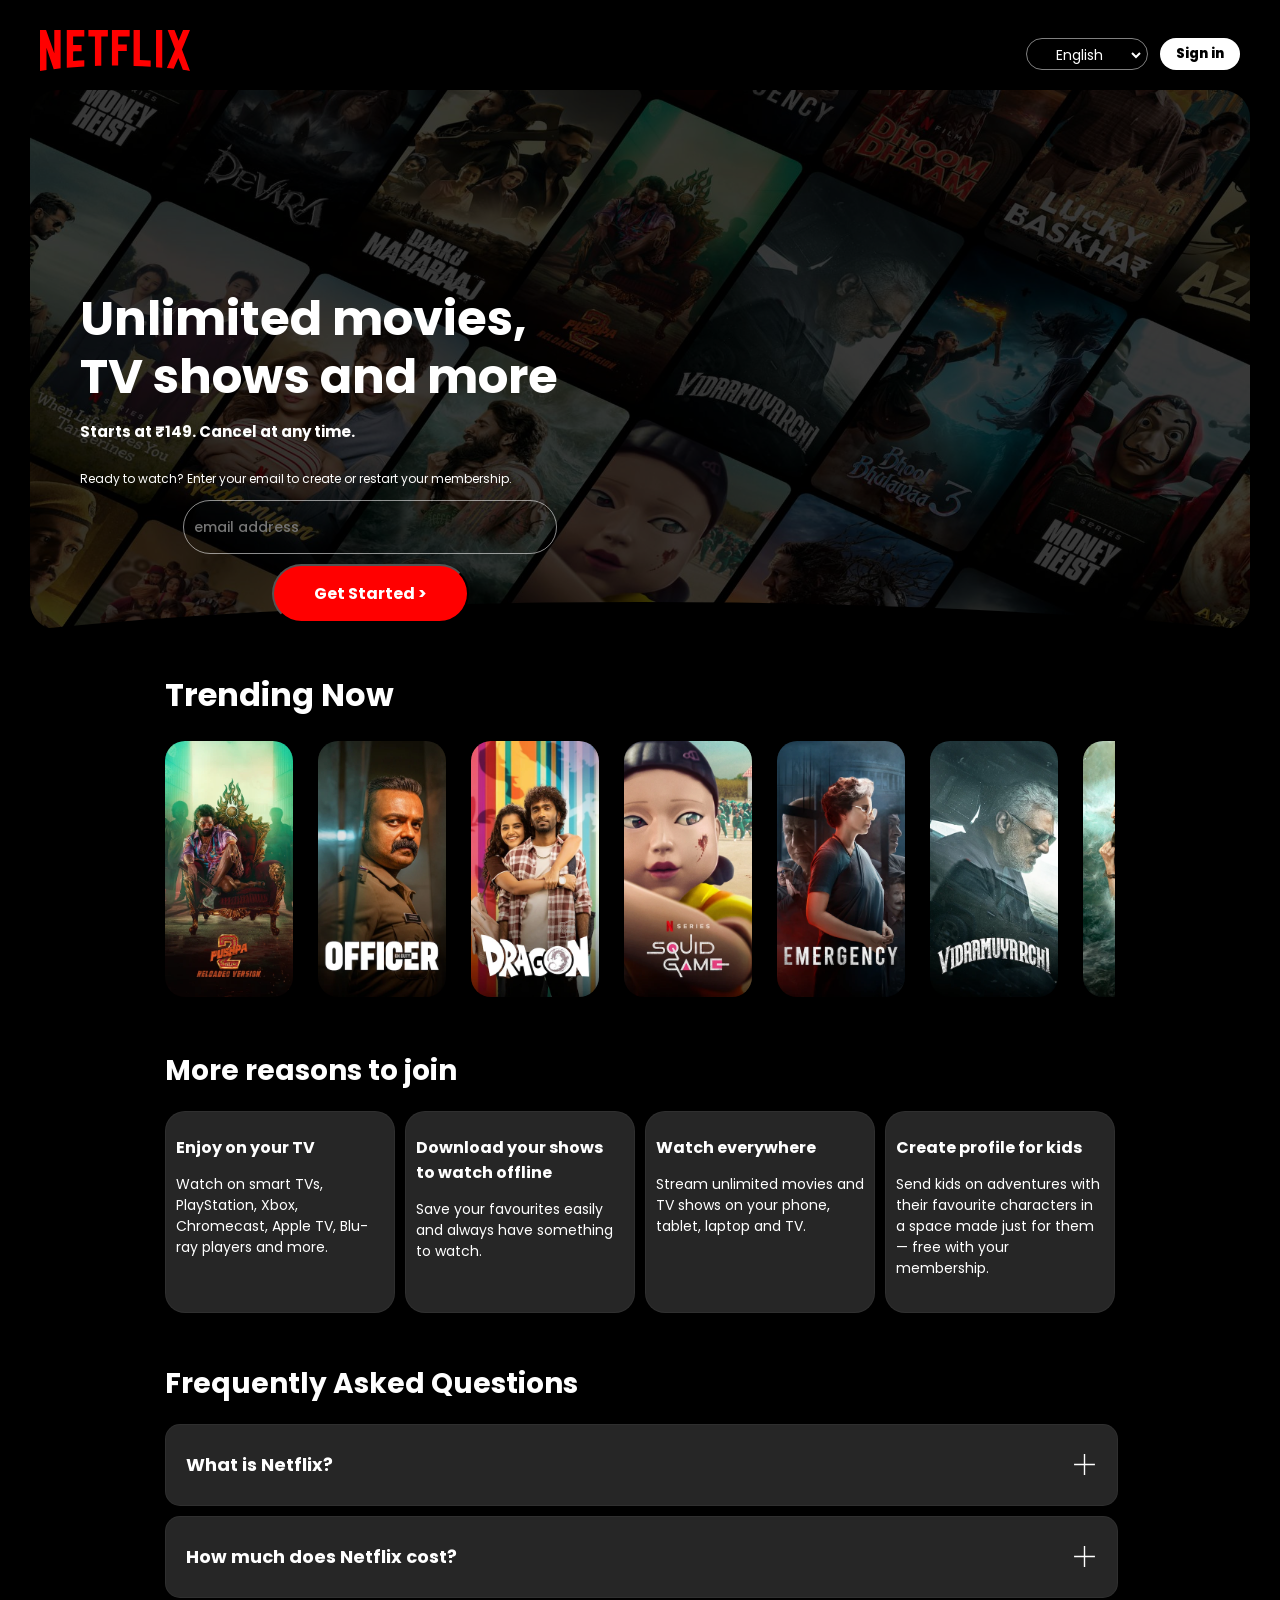
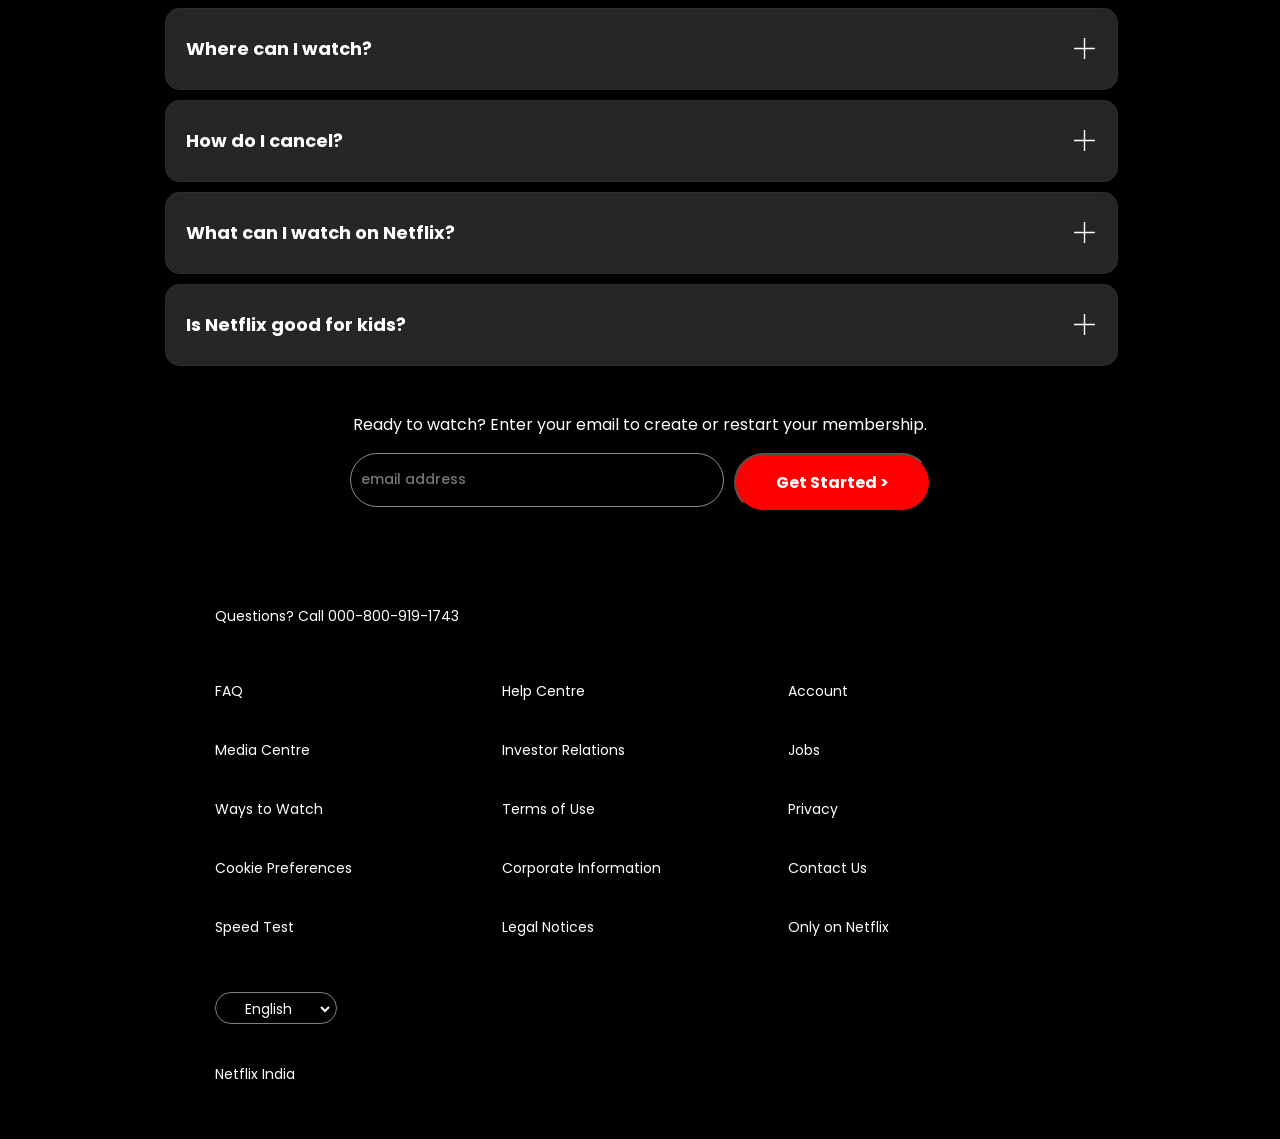
<file: index.html>
<!DOCTYPE html>
<html lang="en">
<head>
    <meta charset="UTF-8">
    <meta name="viewport" content="width=device-width, initial-scale=1.0">
    <title>Netflix India - Watch TV Shows Online, Watch Movies Online</title>
    <link rel="stylesheet" href="style.css">
</head>
<body>
    <div class="main-1">
        <nav>
            <div class="hero">
                <img class="netflix-logo" src="assets/Netflixlogo.svg" alt="">
                <img class="n-logo" src="assets/Nlogo.svg" alt="">
                
            </div>
            <div class="nav-btns">
                <div class="lang-button">
                    <select name="lang-en" id="">
                        <option value="English">English</option>
                        <option value="Hindi">Hindi</option>
                    </select>
                </div>
                <button class="signin-btn">Sign in</button>
            </div>
        </nav>
        <div class="main-img">
            <div class="hero-content">
                <h1>Unlimited movies, TV shows and more</h1>
                <h3>Starts at ₹149. Cancel at any time.</h3>
                    <p>Ready to watch? Enter your email to create or restart your membership.</p>
                    <div class="email-box">
                        <input type="text" placeholder="email address">
                        <button>Get Started ></button>
                    </div>
            </div>
            <div class="box"></div>
        </div>
        <div class="container">
        </div>
    </div>
    <div class="main-2">
        <div class="trending-box">
            <h1>Trending Now</h1>
            <div class="movies">
                <div class="movie-box">
                    <img src="assets/1.webp" alt="">
                </div>
                <div class="movie-box">
                    <img src="assets/2.webp" alt="">
                </div>
                <div class="movie-box">
                    <img src="assets/3.webp" alt="">
                </div>
                <div class="movie-box">
                    <img src="assets/4.webp" alt="">
                </div>
                <div class="movie-box">
                    <img src="assets/5.webp" alt="">
                </div>
                <div class="movie-box">
                    <img src="assets/6.webp" alt="">
                </div>
                <div class="movie-box">
                    <img src="assets/7.webp" alt="">
                </div>
                <div class="movie-box">
                    <img src="assets/8.webp" alt="">
                </div>
                <div class="movie-box">
                    <img src="assets/9.webp" alt="">
                </div>
                <div class="movie-box">
                    <img src="assets/10.webp" alt="">
                </div>
            </div>
                
        </div>
        <div class="reasons-container">
            <h1>More reasons to join</h1>
            <div class="reasons">
                <div class="reason-box">
                    <h2>
                        Enjoy on your TV
                    </h2>
                    <p>
                        Watch on smart TVs, PlayStation, Xbox, Chromecast, Apple TV, Blu-ray players and more.
                    </p>
                </div>
                <div class="reason-box">
                    <h2>
                        Download your shows to watch offline
                    </h2>
                    <p>
                        Save your favourites easily and always have something to watch.
                    </p>
                    
                </div>
                <div class="reason-box">
                    <h2>
                        Watch everywhere
                    </h2>
                    <p>
                        Stream unlimited movies and TV shows on your phone, tablet, laptop and TV.
                    </p>
                </div>
                <div class="reason-box">
                    <h2>
                        Create profile for kids
                    </h2>
                    <p>
                        Send kids on adventures with their favourite characters in a space made just for them — free with your membership.
                    </p>
                    
                </div>
            </div>
        </div>
        <div class="faq-container">
            <h1>Frequently Asked Questions</h1>
            <div class="faqs">
                <div class="faq-box">
                    <h2>
                        What is Netflix?
                    </h2>
                    <img src="assets/plus.svg" alt="">
                </div>
                <div class="faq-box">
                    <h2>
                        How much does Netflix cost?
                    </h2>
                    <img src="assets/plus.svg" alt="">
                </div>
                <div class="faq-box">
                    <h2>
                        Where can I watch?
                    </h2>
                    <img src="assets/plus.svg" alt="">
                </div>
                <div class="faq-box">
                    <h2>
                        How do I cancel?
                    </h2>
                    <img src="assets/plus.svg" alt="">
                </div>
                <div class="faq-box">
                    <h2>
                        What can I watch on Netflix?
                    </h2>
                    <img src="assets/plus.svg" alt="">
                </div>
                <div class="faq-box">
                    <h2>
                        Is Netflix good for kids?
                    </h2>
                    <img src="assets/plus.svg" alt="">
                </div>
            </div>
        </div>
        <div class="email-container">
            <p>Ready to watch? Enter your email to create or restart your membership.</p>
            <div class="email-box">
                <input type="text" placeholder="email address">
                <button>Get Started ></button>
            </div>
        </div>
    </div>
    <footer>
        <p>Questions? Call 000-800-919-1743</p>
        <div class="grid">
            <p>FAQ</p>
            <p>Help Centre</p>
            <p>Account</p>
            <p>Media Centre</p>
            <p>Investor Relations</p>
            <p>Jobs</p>
            <p>Ways to Watch</p>
            <p>Terms of Use</p>
            <p>Privacy</p>
            <p>Cookie Preferences</p>
            <p>Corporate Information</p>
            <p>Contact Us</p>
            <p>Speed Test</p>
            <p>Legal Notices</p>
            <p>Only on Netflix</p>
        </div>
        <div class="lang-button">
            <select name="lang-en" id="">
                <option value="English">English</option>
                <option value="Hindi">Hindi</option>
            </select>
        </div>
        <div class="watermark">
            <p>Netflix India</p>
        </div>
    </footer>
</body>
</html>
</file>
<file: style.css>
@import url('https://fonts.googleapis.com/css2?family=Poppins:ital,wght@0,100;0,200;0,300;0,400;0,500;0,600;1,100;1,200;1,300;1,400;1,500&display=swap');

body {
    font-family: "Poppins", sans-serif;
    background-color: black;
    color: white;
    padding: 0;
    margin: 0;

}
.main-1{
    max-width: 1920px;
    margin: auto ;
    padding: 0 30px;
    
}
nav{
    padding: 30px 10px 10px 10px;
    display: flex;
    justify-content: space-between;
    flex-wrap: wrap;
    align-items: center;
    margin-bottom: 10px;
    height: 40px;

}

.nav-btns{
    display: flex;
    gap: 12px;
}

.lang-button{
    width: 120px;
    height: 30px;
    border: 1px solid gray;
    border-radius: 25px;
}
.lang-button select{
    text-align: center;
    font-family: "Poppins";
    font-size: 14px;
    color: white;
    background-color: transparent;
    border-style: hidden;
    border-radius: 25px;
    padding: 5px 25px 5px 25px;
}

.signin-btn{
    width: 80px;
    background-color:white;
    color:black;
    font-family: "Poppins";
    font-weight: 800;
    border-style: none;
    border-radius: 25px;
    cursor: pointer;
}

.signin-btn:hover{
    background-color: gray;
}

.main-img {
    height: 700px;
    border-radius: 28px;
}

.main-img{
    position: relative;
    background-image: url("assets/netflix\ main\ img.jpg");
    background-position: center;
    background-repeat: no-repeat;
    background-size:cover;
    border-radius: 28px;
    
}

.main-img .box{
    height: 700px;
    background-color: black;
    opacity: 0.7;
}

.hero-content{
    display: flex;
    flex-direction: column;
    position: absolute;
    width: 580px;
    bottom: 0px;
    left: 120px;
    right: 0px;
    top: 250px;
    z-index: 1;
}
.hero-content h1{
    font-size: 3.6rem;
    line-height: 70px;
    margin: 0;
}

.container {
    max-width: 1920px;
    margin: auto;
    height: 200px;
    position: relative;
    bottom: 100px;
    clip-path: ellipse(80% 64% at 50% 100%);
    background-color: black;
}

.main-2{
    padding: 0 10px 10px 10px;
    max-width: 1920px;
    position: relative;
    margin: 0 auto;
    margin-top: -200px;
}

.trending-box{
    max-width: 1500px;
    margin:auto;
    height: 500px;
    
}

.trending-box h1{
    padding-top: 20px;
    font-size: 2rem;
}

.movies{
    display: flex;
    overflow-x: scroll;
    overflow-y: hidden;
    scrollbar-width: none;
    list-style: none;
}


.movie-box{
    padding-right: 25px;
    height: 25rem;

}

.movie-box img{
    height: 25rem;
    border-radius: 20px;


}
.reasons-container{
    max-width: 1500px;
    margin: auto;
    margin-bottom: 30px;
}

.reasons{
    display: flex;
    justify-content: center;
    align-items: center;
    gap: 10px;

}

.reason-box h2{
    font-size: 16px;
}
.reason-box{
    position: relative;
    font-size: 14px;
    width: 355px;
    height: 180px;
    padding: 10px;
    background-color: rgba(255, 255, 255, 0.15);
    border: 1px solid rgba(255, 255, 255, 0.04);
    border-radius: 20px;
    margin-bottom: 20px;
}

.faq-container{
    max-width: 1500px;
    margin: auto;
    margin-bottom: 30px;
}

.faq-box{
    display: flex;
    justify-content: space-between;
    align-items: center;
    font-size: 12px;
    font-weight: 50;
    width: 98%;
    height: 5rem;
    background-color: rgba(255, 255, 255, 0.15);
    border: 1px solid rgba(255, 255, 255, 0.04);
    border-radius: 15px;
    padding-left: 20px;
    margin-bottom: 10px;
}
.faq-box:hover{
    cursor: pointer;
    background-color: rgba(116, 116, 116, 0.507);;
}
.faq-box img{
    margin: 20px;
    width: 25px;
}

h1{
    font-size: 28px;
}

.email-container{
    padding: 0 10px;
    display: flex;
    flex-direction: column;
    align-items: center;
    justify-content: center;
    margin-bottom: 50px;
}
.email-container p{
    text-align: center;
    
}
.email-box{
    display: flex;
    gap: 10px;
    flex-wrap: wrap;
    justify-content: center;

}
.email-box input{
    font-family: "Poppins";
    font-weight: 500;
    font-size: 14px;
    background-color: rgba(0,0,0,0);
    color: white;
    width: 22rem;
    height: 2rem;
    border: 1px solid rgba(255,255,255,0.55);
    border-radius: 40px;
    padding: 10px;

}

.email-box button{
    font-family: "Poppins";
    font-weight: bolder;
    background-color: red;
    color: white;
    font-size: medium;
    border-radius: 40px;
    padding: 15px 40px;
}

.email-box button:hover{
    cursor: pointer;
    background-color: rgba(255, 0, 0, 0.747);
}

footer{
    max-width: 1300px;
    margin: auto;
    padding: 20px;
    margin-bottom: 20px;
}

footer p{
    font-size: 14px;

}
.grid{
    display: grid;
    grid-template-columns: 1fr 1fr 1fr 1fr;
    grid-template-rows: 1fr 1fr 1fr 1fr;
    margin: 40px 0;

    gap: 10px;
}
.grid ul {
    list-style: none;
}

.watermark{
    margin-top: 40px;
}

@media screen and (min-width:960px){
    .netflix-logo{
        width: 150px;
    }
    .n-logo{
        display: none;
    }
}
@media screen and (max-width:959px){
    .netflix-logo{
        display: none;
    }
    .n-logo{
        width: 18px;
    }
}
@media screen and (max-width:1919px) {
    .main-img {
        height: 540px;
    }

    .main-img .box{
        height: 540px;
    }

    .hero-content{
        left: 50px;
        top: 200px;
    }
    .hero-content h1{
        width: 500px;
        font-size: 3rem;
        line-height: 1.2;
    }

    .hero-content h3{
        font-size: 15px;
    }

    .hero-content p{
        font-size: 12px;
    }

    .trending-box{
        height: 380px;
    }
    .movie-box{
        height: 16rem;
    }
    .movie-box img{
        height: 16rem
    };
}

@media screen and (max-width:1600px) {
    .trending-box{
        width: 1250px;
    }

    .reasons-container{
        width: 1250px;
    }

    .faq-container{
        width: 1250px;
    }

    footer{
        width: 1150px;
    }
}

@media screen and (max-width:1380px) {
    .trending-box{
        width: 950px;
    }

    .reasons-container{
        width: 950px;
    }

    .faq-container{
        width: 950px;
    }

    footer{
        width: 850px;
    }
    .grid{
        
        grid-template-columns: 1fr 1fr 1fr;
        grid-template-rows: 1fr 1fr 1fr;
        
    }
}

@media screen and (max-width:1020px) {
    .main-img {
        height: 400px;
    }

    .main-img .box{
        height: 400px;
    }

    .hero-content{
        line-height: 35px;
        left: 50px;
        top: 125px;
    }
    .hero-content h1{
        width: 350px;
        font-size: 2rem;
        line-height: 1.2;
        margin: 0;
    }

    .hero-content h3{
        margin: 0;
        font-size: 15px;
    }

    .hero-content p{
        font-size: 12px;
    }
    .main-2 h1{
        font-size: 20px;
    }
    .trending-box{
        height: 340px;
        width: 800px;
    }
    .movie-box{
        height: 16rem;
    }
    .movie-box img{
        height: 16rem
    }
    
    .reasons-container{
        width: 800px;
    }
    .reason-box p{
        font-size: 13px;
    }
    .faq-container{
        width: 800px;
    }
    .faq-box{
        height: 56px;
    }
    .faq-box h2{
        font-size: 14px;
    }
    footer{
        width: 700px;
    }
}

@media screen and (max-width: 960px) {
    .reasons{
        flex-direction: column;
    }
    .reason-box{
        height: 100px;
        width: 98%;
        margin-bottom: 0px;
    }
    .grid{
        
        grid-template-columns: 1fr 1fr;
        grid-template-rows: 1fr 1fr;
        
    }
    
}

@media screen and (max-width: 860px) {
    .hero-content{
        top: 0;
        left: 30px;
        width: auto;
        max-width: 600px;
        justify-content: center;
    }
    .hero-content h1{
        margin: 0;
    }

    .hero-content h3{
        margin: 0;
    }
    .hero-content .email-box{
        justify-content: flex-start;
    }
    .hero-content .email-box input{
        width: 40%;
    }
    
    .trending-box{
        width: auto;
        max-width: 90%;
    }

    .reasons-container{
        width: auto;
        max-width: 90%;
    }

    .faq-container{
        width: auto;
        max-width: 90%;
    }

    footer{
        width: auto;
        max-width: 80%;
    }
    
}

@media screen and (max-width:600px){
    .hero-content{
        width: auto;
        top: 0;
        bottom: 0;
        left: 0;
        right: 0;
        max-width: 540px;
        align-items: center;
        justify-content: center;
    }

    .hero-content h1{
        display: flex;
        justify-content: center;
        width: auto;
        max-width: 540px;
        font-size: 24px;
        align-items: center;
        text-align: center;
        margin-bottom: 10px;
    }

    .hero-content h3{
        text-align: center;
        font-size: 12px;
    }
    .hero-content p{
        text-align: center;
        font-size: 10px;
    }

    .hero-content .email-box{
        margin-top: 10px;
        flex-direction: column;
        width: auto;
        max-width: 400px;
    }

    .hero-content .email-box input {
        width: 300px;
        height: 20px;

    }
    .hero-content .email-box button {
        padding: 10px;

    }
    .email-container{
        width: auto;
        max-width: 540px;
    }
}

@media screen and (max-width:400px){
    .hero-content .email-box input {
        width: 200px;
        height: 20px;
    }

    .email-container{
        width: 200px;
        margin: auto;
    }

    .email-container .email-box{
        width: auto;
        max-width: 250px;
    }

    .reason-box{
        height: 150px;
    }
}
</file>
